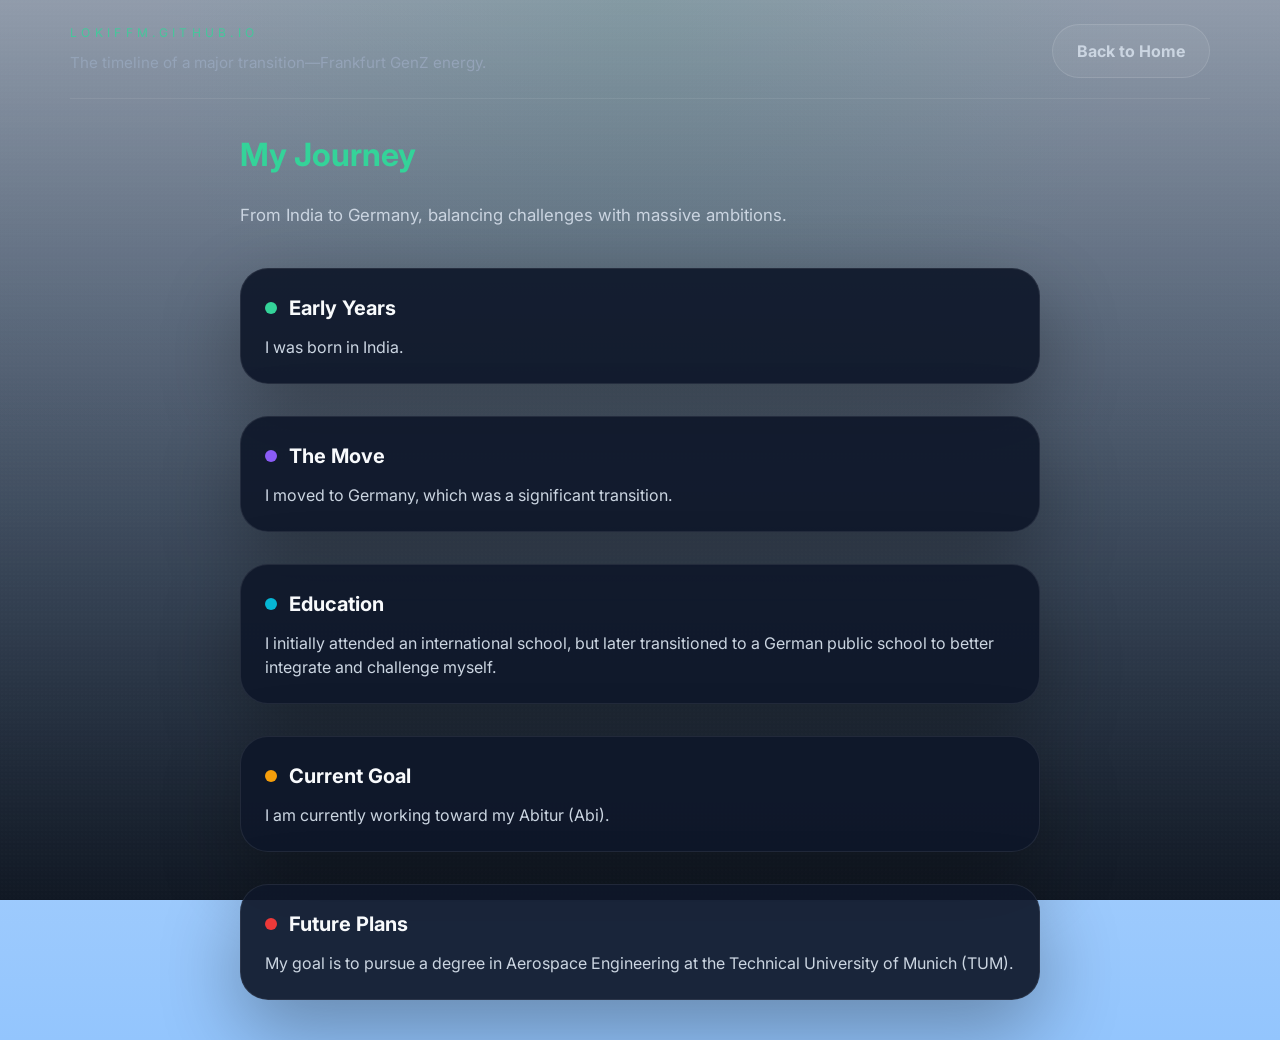
<file: journey.html>
<!DOCTYPE html>
<html lang="en">
<head>
  <meta charset="UTF-8">
  <meta name="viewport" content="width=device-width, initial-scale=1.0">
  <title>My Journey - Loki</title>
  <link rel="stylesheet" href="style.css">
  <link rel="preconnect" href="https://fonts.googleapis.com">
  <link rel="preconnect" href="https://fonts.gstatic.com" crossorigin>
  <link href="https://fonts.googleapis.com/css2?family=Inter:wght@400;500;600;700;800&display=swap" rel="stylesheet">
</head>
<body class="landing-body">
  <div class="background-layer"></div>
  <div class="background-overlay"></div>
  <div class="noise-layer"></div>
  <div class="page-shell">
    <header class="page-header">
      <div class="brand-block">
        <p class="brand-tag">lokiffm.github.io</p>
        <p class="brand-sub">The timeline of a major transition—Frankfurt GenZ energy.</p>
      </div>
      <div class="header-actions">
        <a href="index.html" class="button button-secondary">Back to Home</a>
      </div>
    </header>

    <main class="page-main" style="display: block; margin-top: 32px;">
      <section class="history-section" style="margin-top: 0; max-width: 800px; margin: 0 auto;">
        <h2 style="text-align: left; margin-bottom: 24px;">My Journey</h2>
        <p class="hero-copy" style="margin-bottom: 40px;">From India to Germany, balancing challenges with massive ambitions.</p>
        
        <div class="timeline" style="gap: 32px;">
          
          <div class="history-card" style="position: relative;">
            <div class="timeline-item" style="margin-bottom: 12px;">
              <div class="dot" style="background: #34d399;"></div>
              <h3 style="margin: 0;">Early Years</h3>
            </div>
            <p>I was born in India.</p>
          </div>

          <div class="history-card" style="position: relative;">
            <div class="timeline-item" style="margin-bottom: 12px;">
              <div class="dot" style="background: #8b5cf6;"></div>
              <h3 style="margin: 0;">The Move</h3>
            </div>
            <p>I moved to Germany, which was a significant transition.</p>
          </div>

          <div class="history-card" style="position: relative;">
            <div class="timeline-item" style="margin-bottom: 12px;">
              <div class="dot" style="background: #06b6d4;"></div>
              <h3 style="margin: 0;">Education</h3>
            </div>
            <p>I initially attended an international school, but later transitioned to a German public school to better integrate and challenge myself.</p>
          </div>

          <div class="history-card" style="position: relative;">
            <div class="timeline-item" style="margin-bottom: 12px;">
              <div class="dot" style="background: #f59e0b;"></div>
              <h3 style="margin: 0;">Current Goal</h3>
            </div>
            <p>I am currently working toward my Abitur (Abi).</p>
          </div>

          <div class="history-card" style="position: relative;">
            <div class="timeline-item" style="margin-bottom: 12px;">
              <div class="dot" style="background: #ec3939;"></div>
              <h3 style="margin: 0;">Future Plans</h3>
            </div>
            <p>My goal is to pursue a degree in Aerospace Engineering at the Technical University of Munich (TUM).</p>
          </div>

        </div>
      </section>
    </main>
  </div>

  <script>
    function setBodyMood() {
      const hour = new Date().getHours();
      if (hour >= 6 && hour < 18) {
        document.body.style.backgroundImage = 'radial-gradient(circle at top, rgba(52, 211, 153, 0.12), transparent 40%), linear-gradient(180deg, #dbeafe, #93c5fd)';
      } else {
        document.body.style.backgroundImage = 'radial-gradient(circle at top, rgba(52, 211, 153, 0.12), transparent 40%), linear-gradient(180deg, #090b0f, #0f172a)';
      }
    }
    setBodyMood();
  </script>
</body>
</html>
</file>
<file: style.css>
:root {
  color-scheme: dark;
  --bg-dark: #090b0f;
  --bg-mid: #111827;
  --bg-soft: #161b27;
  --text-light: #f8fafc;
  --text-muted: #94a3b8;
  --accent: #34d399;
  --accent-strong: #10b981;
  --surface: rgba(15, 23, 42, 0.92);
  --surface-soft: rgba(255, 255, 255, 0.05);
  --border: rgba(255, 255, 255, 0.08);
}

* {
  box-sizing: border-box;
}

html {
  scroll-behavior: smooth;
}

body {
  margin: 0;
  min-height: 100vh;
  font-family: 'Inter', ui-sans-serif, system-ui, sans-serif;
  line-height: 1.5;
  background: radial-gradient(circle at top, rgba(52, 211, 153, 0.12), transparent 40%), #090b0f;
  color: var(--text-light);
}

a {
  color: inherit;
  text-decoration: none;
}

img {
  max-width: 100%;
  display: block;
}

button,
input {
  font: inherit;
}

button {
  cursor: pointer;
}

.hidden {
  display: none !important;
}

.page-shell {
  position: relative;
  z-index: 2;
  max-width: 1180px;
  margin: 0 auto;
  padding: 24px 20px 40px;
}

.background-layer {
  position: fixed;
  inset: 0;
  background-image: url('https://images.unsplash.com/photo-1494976388531-d1058494cdd8?auto=format&fit=crop&w=1800&q=80');
  background-size: cover;
  background-position: center;
  opacity: 0.32;
  z-index: 0;
}

.background-overlay {
  position: fixed;
  inset: 0;
  background: linear-gradient(180deg, rgba(7, 10, 17, 0.35), rgba(8, 13, 22, 0.94));
  z-index: 1;
}

.noise-layer {
  position: fixed;
  inset: 0;
  pointer-events: none;
  background-image: radial-gradient(rgba(255,255,255,0.08) 1px, transparent 1px);
  background-size: 4px 4px;
  opacity: 0.17;
  z-index: 1;
}

.page-header,
.page-main,
.panel-grid,
.card-grid,
.page-footer {
  display: flex;
  flex-wrap: wrap;
}

.page-header {
  gap: 16px;
  justify-content: space-between;
  align-items: flex-start;
  border-bottom: 1px solid rgba(255,255,255,0.08);
  padding-bottom: 20px;
}

.brand-block {
  max-width: 640px;
}

.brand-tag {
  margin: 0;
  font-size: 0.75rem;
  letter-spacing: 0.36em;
  text-transform: uppercase;
  color: rgba(52, 211, 153, 0.8);
}

.brand-sub {
  margin: 10px 0 0;
  color: #94a3b8;
  font-size: 0.95rem;
}

.header-actions {
  display: flex;
  flex-wrap: wrap;
  gap: 12px;
}

.button {
  display: inline-flex;
  align-items: center;
  justify-content: center;
  border-radius: 999px;
  border: 1px solid transparent;
  padding: 14px 24px;
  font-weight: 700;
  transition: transform 0.18s ease, background-color 0.18s ease, box-shadow 0.18s ease;
}

.button-primary {
  background: linear-gradient(135deg, #34d399, #86efac);
  color: #111827;
  box-shadow: 0 0 40px rgba(52, 211, 153, 0.22);
}

.button-primary:hover {
  transform: translateY(-2px);
}

.button-secondary,
.button-ghost {
  background: rgba(255,255,255,0.05);
  color: #cbd5e1;
  border-color: rgba(255,255,255,0.12);
}

.button-secondary:hover,
.button-ghost:hover {
  background: rgba(255,255,255,0.12);
}

.page-main {
  margin-top: 32px;
  gap: 28px;
  align-items: flex-start;
}

.hero-panel {
  flex: 1 1 500px;
  max-width: 720px;
  display: grid;
  gap: 24px;
}

.eyebrow {
  display: inline-flex;
  align-items: center;
  gap: 8px;
  padding: 10px 16px;
  border-radius: 999px;
  border: 1px solid rgba(52, 211, 153, 0.25);
  background: rgba(52, 211, 153, 0.08);
  color: #a7f3d0;
  font-size: 0.75rem;
  letter-spacing: 0.28em;
  text-transform: uppercase;
}

.hero-title {
  margin: 0;
  font-size: clamp(2.75rem, 4vw, 4.75rem);
  line-height: 0.95;
  letter-spacing: -0.05em;
}

.hero-copy {
  max-width: 640px;
  margin: 0;
  color: #cbd5e1;
  font-size: 1.05rem;
}

.hero-actions {
  display: flex;
  flex-wrap: wrap;
  gap: 14px;
}

.hero-panel p {
  margin: 0;
}

.weather-panel {
  flex: 0 0 360px;
  min-width: 320px;
  background: rgba(15,23,42,0.84);
  border: 1px solid rgba(255,255,255,0.08);
  border-radius: 32px;
  padding: 24px;
  box-shadow: 0 30px 80px rgba(0, 0, 0, 0.32);
}

.weather-panel h2 {
  margin: 0 0 10px;
  font-size: 1.55rem;
  color: #ffffff;
}

.weather-card,
.fallback-card,
.chart-card {
  background: rgba(255,255,255,0.05);
  border: 1px solid rgba(255,255,255,0.08);
  border-radius: 28px;
  padding: 20px;
}

.weather-card + .weather-card,
.fallback-card {
  margin-top: 18px;
}

.weather-card p {
  margin: 0;
}

.card-title {
  font-size: 0.8rem;
  letter-spacing: 0.28em;
  text-transform: uppercase;
  color: #94a3b8;
}

.card-value {
  margin-top: 14px;
  font-size: 2.6rem;
  font-weight: 800;
  color: #ffffff;
}

.card-text {
  margin-top: 12px;
  font-size: 0.95rem;
  color: #94a3b8;
}

.fallback-card input {
  width: 100%;
  border-radius: 20px;
  border: 1px solid rgba(255,255,255,0.12);
  background: rgba(15,23,42,0.75);
  padding: 14px 16px;
  color: #e2e8f0;
}

.fallback-card button {
  width: 100%;
}

.weather-panel .fallback-form {
  display: grid;
  gap: 12px;
}

.weather-panel .fallback-form button {
  color: #111827;
}

@media (min-width: 960px) {
  .page-main {
    flex-wrap: nowrap;
  }
}

.game-body {
  background: linear-gradient(to bottom, #c0e9ff 0%, #87d1ff 45%, #6cc7ff 100%);
}

.game-shell {
  max-width: 1180px;
  margin: 0 auto;
  padding: 28px 20px 40px;
}

.game-header {
  display: flex;
  flex-wrap: wrap;
  gap: 18px;
  justify-content: space-between;
  align-items: flex-start;
  background: rgba(255,255,255,0.85);
  border: 1px solid rgba(15,23,42,0.08);
  border-radius: 32px;
  padding: 30px;
  box-shadow: 0 30px 80px rgba(15,23,42,0.12);
}

.game-header h1 {
  margin: 0;
  font-size: clamp(2.5rem, 3.5vw, 4.25rem);
  color: #0f172a;
}

.game-content {
  display: grid;
  gap: 24px;
  margin-top: 30px;
}

.game-card,
.game-panel {
  background: rgba(255,255,255,0.88);
  border: 1px solid rgba(15,23,42,0.08);
  border-radius: 32px;
  padding: 24px;
  box-shadow: 0 30px 70px rgba(15,23,42,0.12);
}

.game-card .card-heading,
.game-panel .card-heading {
  margin: 0 0 16px;
  font-size: 1rem;
  color: #475569;
  text-transform: uppercase;
  letter-spacing: 0.24em;
}

.status-box,
.stats-box,
.nearby-box,
.canvas-box,
.fallback-box {
  background: rgba(15,23,42,0.95);
  border: 1px solid rgba(255,255,255,0.08);
  border-radius: 28px;
  padding: 24px;
  color: #f8fafc;
}

.status-box h2,
.stats-box h2 {
  margin: 0;
  font-size: 2rem;
}

.status-box p,
.stats-box p,
.nearby-box p,
.canvas-box p {
  margin: 12px 0 0;
  color: #cbd5e1;
}

.stats-grid {
  display: grid;
  gap: 16px;
  grid-template-columns: repeat(2, minmax(0, 1fr));
}

.nearby-box ul {
  list-style: none;
  margin: 0;
  padding: 0;
  display: grid;
  gap: 12px;
}

.nearby-box li {
  background: rgba(255,255,255,0.06);
  border-radius: 18px;
  padding: 12px 16px;
  font-size: 0.94rem;
}

.canvas-wrap {
  border-radius: 28px;
  overflow: hidden;
  background: #0f172a;
  border: 1px solid rgba(15,23,42,0.15);
  box-shadow: inset 0 12px 35px rgba(0,0,0,0.14);
}

#gameCanvas {
  width: 100%;
  height: auto;
  display: block;
}

.fallback-box {
  display: grid;
  gap: 14px;
}

.fallback-box input {
  width: 100%;
  border-radius: 20px;
  border: 1px solid rgba(148,163,184,0.16);
  padding: 14px 16px;
  background: rgba(15,23,42,0.96);
  color: #e2e8f0;
}

.fallback-box button {
  border-radius: 20px;
  border: none;
  background: #34d399;
  color: #0f172a;
  font-weight: 700;
  padding: 14px 20px;
}

.modal-overlay {
  position: fixed;
  inset: 0;
  z-index: 999;
  display: flex;
  align-items: center;
  justify-content: center;
  padding: 20px;
  background: rgba(7, 10, 17, 0.88);
}

.modal-card {
  width: min(560px, 100%);
  border-radius: 28px;
  background: rgba(15, 23, 42, 0.97);
  border: 1px solid rgba(255, 255, 255, 0.12);
  padding: 30px;
  box-shadow: 0 30px 90px rgba(0, 0, 0, 0.35);
}

.modal-card h2 {
  margin: 0 0 12px;
  color: #34d399;
  font-size: clamp(1.75rem, 2.5vw, 2.5rem);
}

.modal-card input {
  width: 100%;
  border-radius: 18px;
  border: 1px solid rgba(255,255,255,0.14);
  background: rgba(255,255,255,0.04);
  color: #f8fafc;
  padding: 14px 16px;
  margin-top: 16px;
}

.modal-actions {
  display: flex;
  flex-wrap: wrap;
  gap: 14px;
  margin-top: 20px;
}

.modal-card .card-text {
  margin-top: 16px;
  color: #cbd5e1;
}

@media (min-width: 900px) {
  .game-content {
    grid-template-columns: minmax(0, 1.2fr) minmax(0, 0.8fr);
  }
}

@media (max-width: 820px) {
  .page-header,
  .game-header {
    flex-direction: column;
    align-items: stretch;
  }
  .header-actions {
    justify-content: flex-start;
  }
}

.infographics-section {
  max-width: 1180px;
  margin: 0 auto;
  padding: 0 20px;
}

.infographics-section h2 {
  font-size: 2rem;
  color: #34d399;
  text-align: center;
  margin-bottom: 30px;
}

.infographic-grid {
  display: grid;
  gap: 24px;
  grid-template-columns: repeat(auto-fit, minmax(300px, 1fr));
}

.infographic-card {
  background: rgba(15, 23, 42, 0.92);
  border: 1px solid rgba(255, 255, 255, 0.08);
  border-radius: 28px;
  padding: 24px;
  box-shadow: 0 30px 80px rgba(0, 0, 0, 0.32);
}

.infographic-card h3 {
  margin: 0 0 16px;
  color: #f8fafc;
  font-size: 1.25rem;
}

.pie-chart {
  width: 150px;
  height: 150px;
  border-radius: 50%;
  position: relative;
  margin: 0 auto 16px;
  background: rgba(255, 255, 255, 0.1);
}

.slice {
  position: absolute;
  width: 100%;
  height: 100%;
  border-radius: 50%;
}

.timeline {
  display: flex;
  flex-direction: column;
  gap: 16px;
}

.timeline-item {
  display: flex;
  align-items: center;
  gap: 12px;
}

.dot {
  width: 12px;
  height: 12px;
  border-radius: 50%;
}

.timeline-item p {
  margin: 0;
  color: #cbd5e1;
  font-size: 0.95rem;
}

.history-section {
  margin-top: 40px;
}

.history-section h2 {
  font-size: 2rem;
  color: #34d399;
  text-align: center;
  margin-bottom: 30px;
}

.history-grid {
  display: grid;
  gap: 24px;
  grid-template-columns: repeat(auto-fit, minmax(250px, 1fr));
}

.history-card {
  background: rgba(15, 23, 42, 0.92);
  border: 1px solid rgba(255, 255, 255, 0.08);
  border-radius: 28px;
  padding: 24px;
  box-shadow: 0 30px 80px rgba(0, 0, 0, 0.32);
}

.history-card h3 {
  margin: 0 0 12px;
  color: #f8fafc;
  font-size: 1.25rem;
}

.history-card p {
  margin: 0;
  color: #cbd5e1;
  line-height: 1.5;
}

.war-cry-section {
  margin-top: 40px;
}

.war-cry-section h2 {
  font-size: 2rem;
  color: #34d399;
  text-align: center;
  margin-bottom: 30px;
}

.war-cry-grid {
  display: grid;
  gap: 24px;
  grid-template-columns: repeat(auto-fit, minmax(300px, 1fr));
}

.war-cry-card {
  background: rgba(15, 23, 42, 0.92);
  border: 1px solid rgba(255, 255, 255, 0.08);
  border-radius: 28px;
  padding: 24px;
  box-shadow: 0 30px 80px rgba(0, 0, 0, 0.32);
}

.war-cry-card h3 {
  margin: 0 0 12px;
  color: #f8fafc;
  font-size: 1.25rem;
}

.war-cry-card p {
  margin: 0;
  color: #cbd5e1;
  line-height: 1.5;
}

.war-cry-text {
  font-size: 1.5rem;
  font-weight: bold;
  color: #34d399;
  margin-bottom: 12px;
}
</file>
